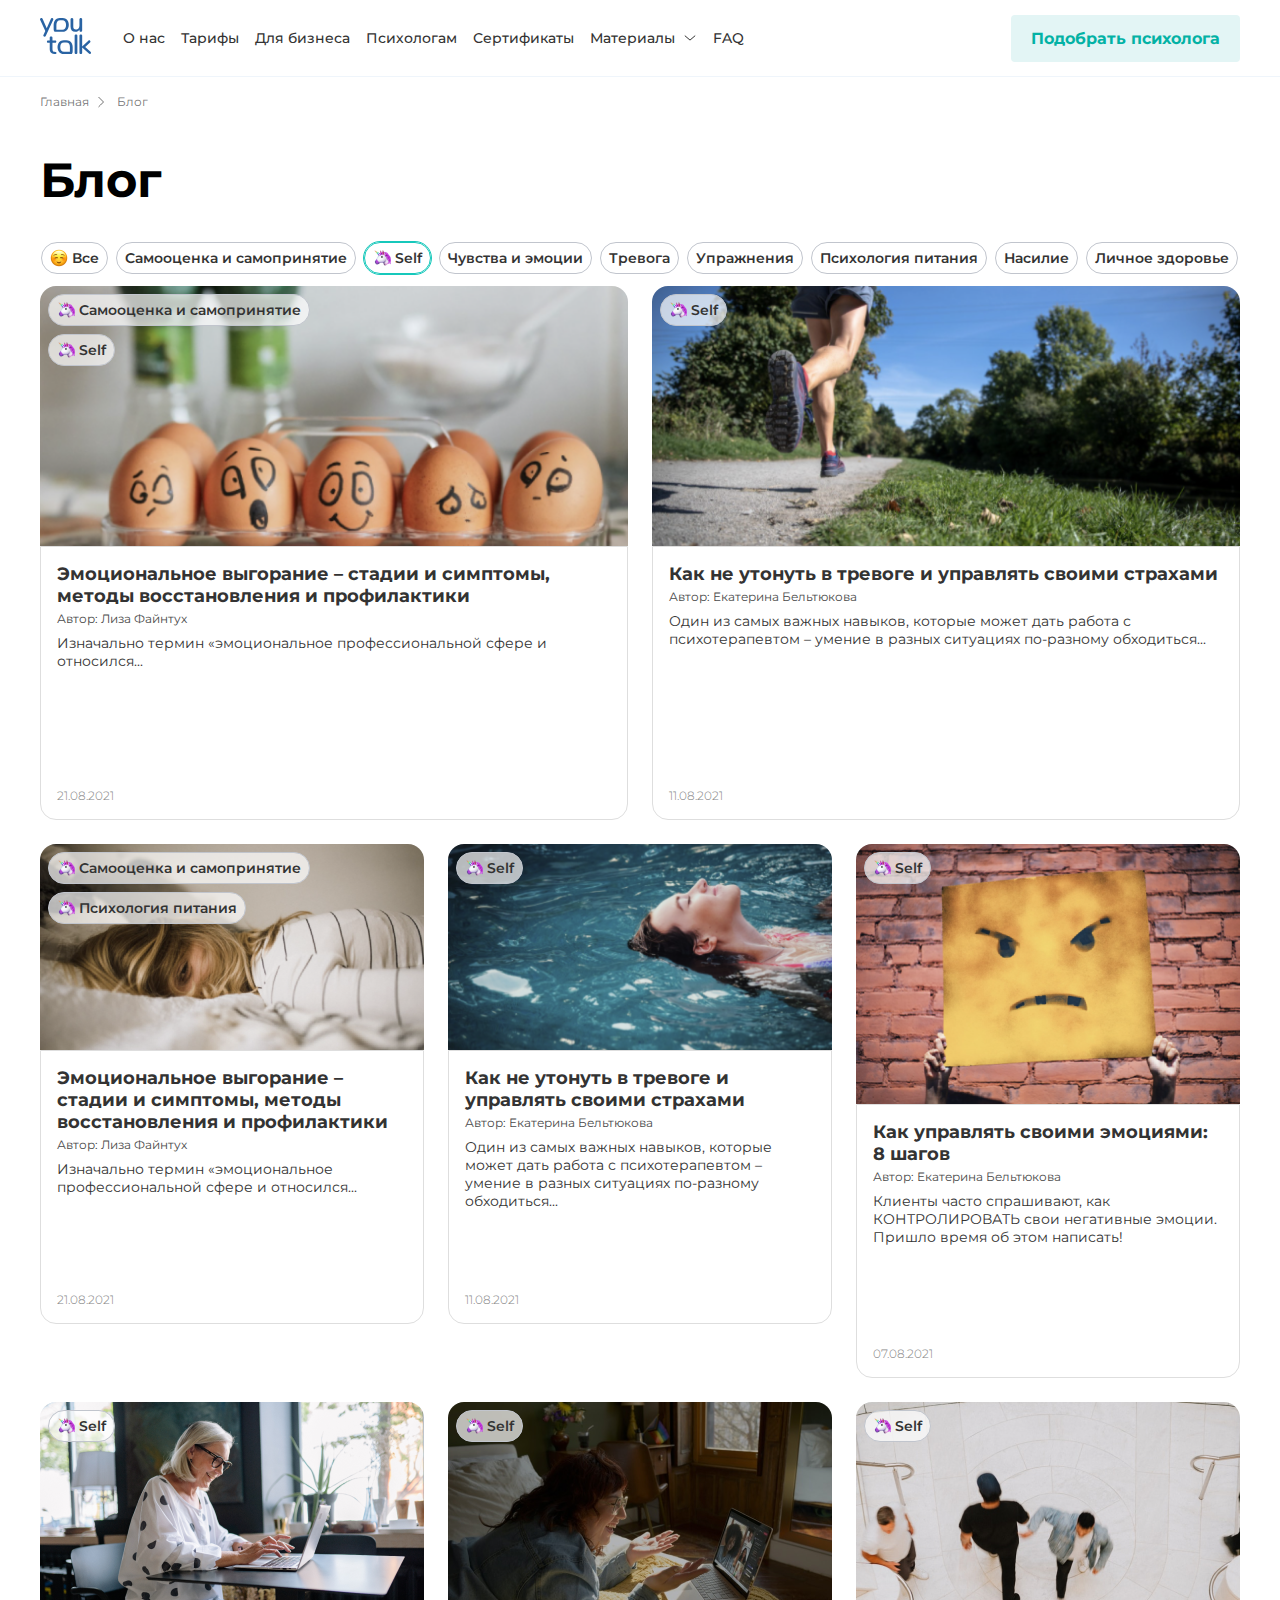
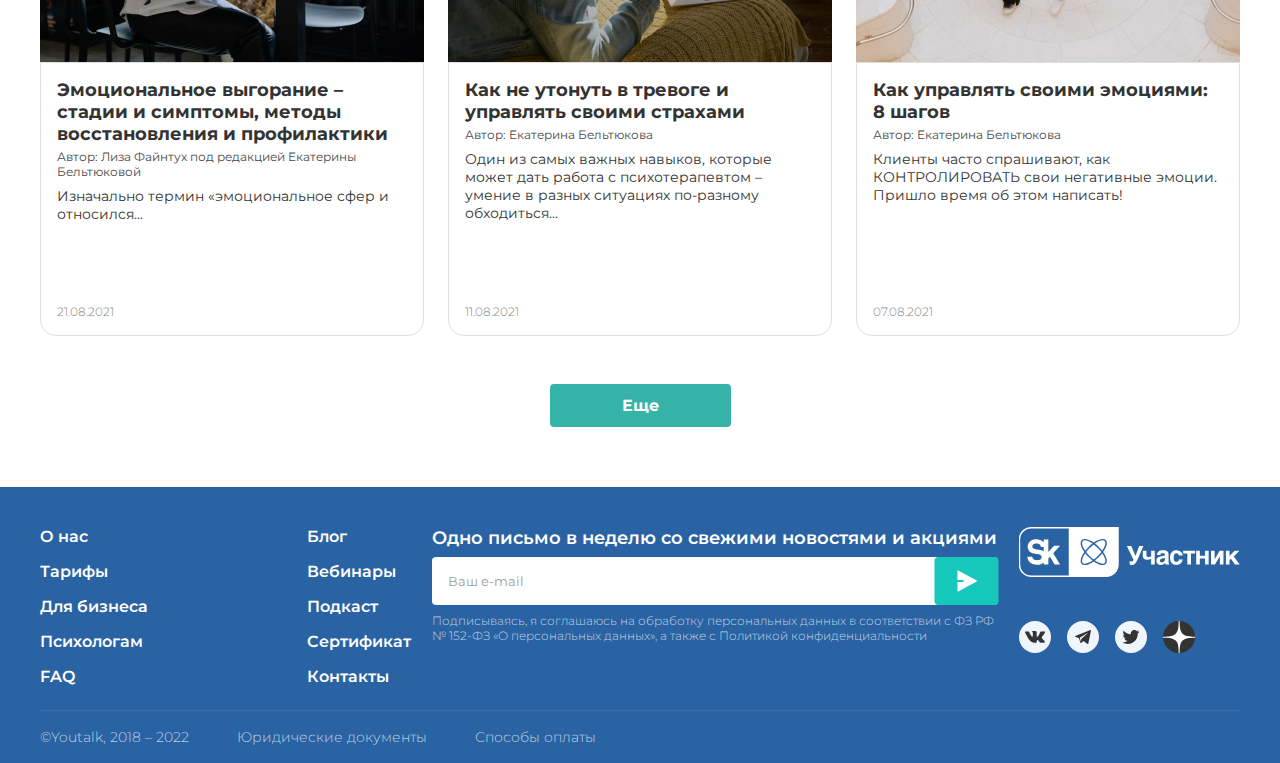
<file: index.html>
<!DOCTYPE html>
<html lang="en">

<head>

    <meta charset="UTF-8">
    <meta name="viewport" content="width=device-width, initial-scale=1.0">

    <title>Youtalk</title>

    <link rel="stylesheet" href="./css/style.css">
    <link rel="preconnect" href="https://fonts.googleapis.com">
    <link rel="preconnect" href="https://fonts.gstatic.com" crossorigin>
    <link href="https://fonts.googleapis.com/css2?family=Montserrat:ital,wght@0,100..900;1,100..900&display=swap" rel="stylesheet">

</head>

<body class="container">

    <header class="header">
        <div class="header__container">
            <a href="./index.html"><img class="header__logo" src="./img/logo.svg" alt="logo"></a>
            <nav class="header__nav">
                <ul>
                    <li class="header__link"><a href="#">О нас</a></li>
                    <li class="header__link"><a href="#">Тарифы</a></li>
                    <li class="header__link"><a href="#">Для бизнеса</a></li>
                    <li class="header__link"><a href="#">Психологам</a></li>
                    <li class="header__link"><a href="#">Сертификаты</a></li>
                    <li class="header__link">
                        <a href="#">
                            Материалы
                            <img class="header__toggle" src="./img/toggle.svg" alt="toggle">
                        </a>
                    </li>
                    <li class="header__link"><a href="#">FAQ</a></li>
                </ul>
            </nav>
            <button class="button header__button">Подобрать психолога</button>
            <button class="button header__wrapped-menu">
                <img src="./img/menu.svg" alt="menu">
            </button>
        </div>
    </header>

    <div class="header-line"></div>

    <main class="blog">

        <nav class="blog__nav">
            <ul>
                <li class="blog__link"><a href="#">Главная</a></li>
                <li class="blog__link"><a href="#">Блог</a></li>
            </ul>
        </nav>
        <h1 class="blog__header">Блог</h1>

        <div class="article-filter">
            <span class="article-filter__item">
                <a href="#">
                    <img class="article-filter__icon" src="img/smile.svg" alt="smile icon">
                    Все
                </a>
            </span>
            <span class="article-filter__item"><a href="#">Самооценка и самопринятие</a></span>
            <span class="article-filter__item article-filter__item_selected">
                <a href="#">
                    <img class="article-filter__icon" src="img/unicorn.svg" alt="unicorn icon">
                    Self
                </a>
            </span>
            <span class="article-filter__item"><a href="#">Чувства и эмоции</a></span>
            <span class="article-filter__item"><a href="#">Тревога</a></span>
            <span class="article-filter__item"><a href="#">Упражнения</a></span>
            <span class="article-filter__item"><a href="#">Психология питания</a></span>
            <span class="article-filter__item"><a href="#">Насилие</a></span>
            <span class="article-filter__item"><a href="#">Личное здоровье</a></span>
        </div>

        <article class="article-list">

            <section class="article">
                <div class="article__tag">
                    <span>
                        <img src="./img/unicorn.svg" alt="unicorn icon">
                        Самооценка и самопринятие
                    </span>
                    <span>
                        <img src="./img/unicorn.svg" alt="unicorn icon">
                        Self
                    </span>
                </div>
                <div class="article__img">
                    <img src="./img/article-img/1.png" alt="article image">
                </div>
                <div class="article__body">
                    <h3 class="article__header">
                        <a href="#">
                            Эмоциональное выгорание – стадии и симптомы, методы восстановления и профилактики
                        </a>
                    </h3>
                    <p class="article__author">Автор: Лиза Файнтух</p>
                    <p class="article__text">
                        Изначально термин «эмоциональное профессиональной сфере и относился...
                    </p>
                    <p class="article__date">21.08.2021</p>
                </div>
            </section>

            <section class="article">
                <div class="article__tag">
                    <span>
                        <img src="./img/unicorn.svg" alt="unicorn icon">
                        Self
                    </span>
                </div>
                <div class="article__img">
                    <img src="./img/article-img/2.png" alt="article image">
                </div>
                <div class="article__body">
                    <h3 class="article__header">
                        <a href="#">
                            Как не утонуть в тревоге и управлять своими страхами
                        </a>
                    </h3>
                    <p class="article__author">Автор: Екатерина Бельтюкова</p>
                    <p class="article__text">
                       Один из самых важных навыков, которые может дать
                       работа с психотерапевтом – умение в разных ситуациях
                       по-разному обходиться...
                    </p>
                    <p class="article__date">11.08.2021</p>
                </div>
            </section>

            <section class="article">
                <div class="article__tag">
                    <span>
                        <img src="./img/unicorn.svg" alt="unicorn icon">
                        Самооценка и самопринятие
                    </span>
                    <span>
                        <img src="./img/unicorn.svg" alt="unicorn icon">
                        Психология питания
                    </span>
                </div>
                <div class="article__img">
                    <img src="./img/article-img/3.png" alt="article image">
                </div>
                <div class="article__body">
                    <h3 class="article__header">
                        <a href="#">
                            Эмоциональное выгорание – стадии и симптомы, методы восстановления и профилактики
                        </a>
                    </h3>
                    <p class="article__author">Автор: Лиза Файнтух</p>
                    <p class="article__text">
                        Изначально термин «эмоциональное профессиональной сфере и относился...
                    </p>
                    <p class="article__date">21.08.2021</p>
                </div>
            </section>

            <section class="article">
                <div class="article__tag">
                    <span>
                        <img src="./img/unicorn.svg" alt="unicorn icon">
                        Self
                    </span>
                </div>
                <div class="article__img">
                    <img src="./img/article-img/4.png" alt="article image">
                </div>
                <div class="article__body">
                    <h3 class="article__header">
                        <a href="./article.html">
                            Как не утонуть в тревоге и управлять своими страхами
                        </a>
                    </h3>
                    <p class="article__author">Автор: Екатерина Бельтюкова</p>
                    <p class="article__text">
                        Один из самых важных навыков, которые может дать
                        работа с психотерапевтом – умение в разных ситуациях
                        по-разному обходиться...
                    </p>
                    <p class="article__date">11.08.2021</p>
                </div>
            </section>

            <section class="article">
                <div class="article__tag">
                    <span>
                        <img src="./img/unicorn.svg" alt="unicorn icon">
                        Self
                    </span>
                </div>
                <div class="article__img">
                    <img src="./img/article-img/5.png" alt="article image">
                </div>
                <div class="article__body">
                    <h3 class="article__header">
                        <a href="#">
                            Как управлять своими эмоциями: 8 шагов
                        </a>
                    </h3>
                    <p class="article__author">Автор: Екатерина Бельтюкова</p>
                    <p class="article__text">
                        Клиенты часто спрашивают, как КОНТРОЛИРОВАТЬ свои негативные эмоции.
                        Пришло время об этом написать!
                    </p>
                    <p class="article__date">07.08.2021</p>
                </div>
            </section>

            <section class="article">
                <div class="article__tag">
                    <span>
                        <img src="./img/unicorn.svg" alt="unicorn icon">
                        Self
                    </span>
                </div>
                <div class="article__img">
                    <img src="./img/article-img/6.png" alt="article image">
                </div>
                <div class="article__body">
                    <h3 class="article__header">
                        <a href="#">
                            Эмоциональное выгорание – стадии и симптомы, методы восстановления и профилактики
                        </a>
                    </h3>
                    <p class="article__author">Автор: Лиза Файнтух под редакцией Екатерины Бельтюковой</p>
                    <p class="article__text">
                        Изначально термин «эмоциональное сфер и относился...
                    </p>
                    <p class="article__date">21.08.2021</p>
                </div>
            </section>

            <section class="article">
                <div class="article__tag">
                    <span>
                        <img src="./img/unicorn.svg" alt="unicorn icon">
                        Self
                    </span>
                </div>
                <div class="article__img">
                    <img src="./img/article-img/7.png" alt="article image">
                </div>
                <div class="article__body">
                    <h3 class="article__header">
                        <a href="#">
                            Как не утонуть в тревоге и управлять своими страхами
                        </a>
                    </h3>
                    <p class="article__author">Автор: Екатерина Бельтюкова</p>
                    <p class="article__text">
                        Один из самых важных навыков, которые может дать
                        работа с психотерапевтом – умение в разных ситуациях
                        по-разному обходиться...
                    </p>
                    <p class="article__date">11.08.2021</p>
                </div>
            </section>

            <section class="article">
                <div class="article__tag">
                    <span>
                        <img src="./img/unicorn.svg" alt="unicorn icon">
                        Self
                    </span>
                </div>
                <div class="article__img">
                    <img src="./img/article-img/8.png" alt="article image">
                </div>
                <div class="article__body">
                    <h3 class="article__header">
                        <a href="#">
                            Как управлять своими эмоциями: 8 шагов
                        </a>
                    </h3>
                    <p class="article__author">Автор: Екатерина Бельтюкова</p>
                    <p class="article__text">
                        Клиенты часто спрашивают, как КОНТРОЛИРОВАТЬ свои негативные эмоции.
                        Пришло время об этом написать!
                    </p>
                    <p class="article__date">07.08.2021</p>
                </div>
            </section>

        </article>

        <div class="button-section">
            <button class="button button-section__item">Еще</button>
        </div>

    </main>

    <footer class="footer">

        <div class="footer__container">

            <div class="footer__sections">

                <div class="footer__nav-section">
                    <nav class="footer__nav">
                        <ul>
                            <li class="footer__link"><a href="#">О нас</a></li>
                            <li class="footer__link"><a href="#">Тарифы</a></li>
                            <li class="footer__link"><a href="#">Для бизнеса</a></li>
                            <li class="footer__link"><a href="#">Психологам</a></li>
                            <li class="footer__link"><a href="#">FAQ</a></li>
                        </ul>
                    </nav>
                    <nav class="footer__nav">
                        <ul>
                            <li class="footer__link"><a href="#">Блог</a></li>
                            <li class="footer__link"><a href="#">Вебинары</a></li>
                            <li class="footer__link"><a href="#">Подкаст</a></li>
                            <li class="footer__link"><a href="#">Сертификат</a></li>
                            <li class="footer__link"><a href="#">Контакты</a></li>
                        </ul>
                    </nav>
                </div>

                <div class="footer__input-section">
                    <label for="email-input" class="input__header">
                        Одно письмо в неделю со свежими новостями и акциями
                    </label>
                    <div class="input__container">
                        <input id="email-input" type="email" placeholder="Ваш e-mail">
                        <button class="button input__button">
                            <img src="./img/form-button.svg" alt="send">
                        </button>
                    </div>
                    <p class="input__description">
                        Подписываясь, я соглашаюсь на обработку персональных данных
                        в соответствии с ФЗ РФ № 152-ФЗ «О персональных данных»,
                        а также с Политикой конфиденциальности
                    </p>
                </div>

                <div class="footer__icons-section">
                    <a href="#"><img src="./img/sk-icon.svg" alt="sk"></a>
                    <div class="icons__social">
                        <a href="#"><img src="./img/vk-icon.svg" alt="vk"></a>
                        <a href="#"><img src="./img/telegram-icon.svg" alt="telegram"></a>
                        <a href="#"><img src="./img/twitter-icon.svg" alt="twitter"></a>
                        <a href="#"><img src="./img/dzen-icon.svg" alt="dzen"></a>
                    </div>
                </div>

            </div>

            <div class="footer__line"></div>

            <div class="footer__copyright-and-documents">
                <span><a href="#">©Youtalk, 2018 – 2022</a></span>
                <span><a href="#">Юридические документы</a></span>
                <span><a href="#">Способы оплаты</a></span>
            </div>

        </div>

    </footer>

</body>

</html>
</file>
<file: css/style.css>
* {
    font-family: Montserrat, sans-serif;
    padding: 0;
    margin: 0;
}

.container {
    display: grid;
    grid-template-columns: minmax(16px, auto) minmax(288px, 1200px) minmax(16px, auto);
    grid-template-rows: auto 1px 1fr auto;
    grid-template-areas:
        ". header ."
        "header_line header_line header_line"
        ". main ."
        "footer footer footer";
}

.header {
    grid-area: header;
    height: 56px;
}

.header__container {
    display: flex;
    justify-content: space-between;
    align-items: center;
    height: 56px;
}

.header__logo {
    width: 48px;
}

.header__nav {
    display: none;
    margin-left: 32px;
    flex: 1;
}

.header__nav > ul, .blog__nav > ul {
    display: flex;
    padding: 0;
    margin: 0;
}

.header__link {
    list-style: none;
    margin-right: 16px;
    text-align: center;
}

a {
    text-decoration: none;
}

.header__link > a {
    display: flex;
    align-items: center;
    gap: 8px;
    color: #333333;
    font-size: 14px;
    font-weight: 500;
}

.button {
    cursor: pointer;
    background-color: transparent;
    outline: none;
    border: none;
}

.header__button {
    display: none;
    border-radius: 4px;
    padding: 14px 20px;
    font-size: 16px;
    font-weight: bold;
    background-color: #E3F5F5;
    color: #03B2A5;
}

.header__button:hover {
    background-color: #35B3A9;
    color: #FFFFFF;
}

.header__toggle {
    height: 14px;
    width: 14px;
}

.header__wrapped-menu {
    display: block;
}

.header-line {
    grid-area: header_line;
    background-color: #EFF5FB;
}

.blog {
    grid-area: main;
}

.blog__nav {
    margin-top: 24px;
}

.blog__link {
    list-style: none;
    display: flex;
    align-items: center;
    gap: 4px;
    line-height: 18px;
    margin-right: 8px;
}

.blog__link > a {
    color: rgba(51, 51, 51, 0.7);
    font-size: 12px;
    font-weight: 400;
}

.blog__link:not(:last-child)::after {
    content: " ";
    background-image: url("../img/arrow.svg");
    background-position: center;
    background-repeat: no-repeat;
    height: 16px;
    width: 16px;
}

.blog__header {
    font-size: 24px;
    margin-top: 24px;
}

.article-filter {
    display: flex;
    margin-top: 24px;
    padding: 1px;
    gap: 8px;
    overflow-x: auto;
    scrollbar-width: none;
}

.article-filter__item {
    border: 1px solid #C1C5CD;
    border-radius: 24px;
    padding: 6px 8px;
    font-size: 14px;
    font-weight: 600;
    text-wrap: nowrap;
}

.article-filter__item > a {
    display: flex;
    align-items: center;
    gap: 4px;
    color: #333333;
}

.article-filter__item:hover {
    cursor: pointer;
    border: 1px solid #16C8BB;
    outline: 1px solid #16C8BB;
}

.article-filter__item_selected {
    border: 1px solid #16C8BB;
    outline: 1px solid #16C8BB;
}

.article-filter__icon {
    height: 18px;
    width: 18px;
}

.article-list {
    display: grid;
    width: 100%;
    grid-template-columns: repeat(6, 1fr);
    grid-gap: 16px;
}

.article-list:first-of-type {
    margin-top: 24px;
}

.article {
    grid-column: span 6;
    display: grid;
    grid-template-columns: 100%;
    grid-template-rows: 206px 1fr;
    grid-template-areas:
        "article_img"
        "article_body";
}

.article__header > a {
    color: #333333;
}

.article:nth-child(n+5) {
    display: none;
}

.article__tag {
    position: absolute;
    margin-left: 8px;
}

.article__tag > span {
    display: flex;
    align-items: center;
    width: fit-content;
    gap: 4px;
    color: #333333;
    font-weight: 600;
    font-size: 14px;
    padding: 6px 8px;
    margin-top: 8px;
    background-color: rgba(255, 255, 255, 0.7);
    border: 1px solid #C1C5CD;
    border-radius: 24px;
}

.article__img {
    grid-area: article_img;
    display: flex;
    width: 100%;
}

.article__img > img {
    object-fit: cover;
    width: 100%;
    max-height: 100%;
    border-top-left-radius: 16px;
    border-top-right-radius: 16px;
}

.article__body {
    grid-area: article_body;
    border: 1px solid #DEDEDE;
    display: flex;
    flex-flow: column;
    padding: 16px;
    height: 240px;
    border-bottom-left-radius: 16px;
    border-bottom-right-radius: 16px;
}

.article__header {
    font-size: 18px;
    color: #333333;
}

.article__author {
    font-size: 12px;
    color: #494949;
    margin-top: 4px;
}

.article__text {
    color: #333333;
    font-size: 14px;
    font-weight: 400;
    margin-top: 8px;
}

.article__date {
    color: #868686;
    font-size: 12px;
    font-weight: 300;
    margin-top: auto;
}

.button-section {
    display: flex;
    justify-content: center;
    align-items: center;
}

.button-section__item {
    margin-top: 28px;
    margin-bottom: 59px;
    border-radius: 4px;
    padding: 12px 72px;
    font-size: 16px;
    font-weight: bold;
    background-color: #35B3A9;
    color: #FFFFFF;
}

.button-section__item:hover {
    background-color: #E3F5F5;
    color: #03B2A5;
}

.footer {
    grid-area: footer;
    background-color: #2963A3;
    display: grid;
    grid-template-columns: minmax(16px, auto) minmax(288px, 1200px) minmax(16px, auto);
    grid-template-areas:
        ". footer_container .";
}

.footer__container {
    grid-area: footer_container;
}

.footer__sections {
    display: grid;
    width: 100%;
    grid-template-columns: repeat(6, 1fr);
    gap: 23px;
    margin-top: 35px;
}

.footer__nav-section {
    grid-column: span 6;
    display: flex;
    justify-content: space-between;
}

.footer__nav > ul {
    display: flex;
    flex-direction: column;
    gap: 16px;
}

.footer__link {
    list-style: none;
}

.footer__link > a {
    color: #FFFFFF;
    font-size: 16px;
    font-weight: 600;
}

.footer__input-section {
    grid-column: span 6;
}

.input__header {
    color: #FFFFFF;
    font-size: 18px;
    font-weight: 600;
}

.input__container {
    position: relative;
    display: flex;
    margin-top: 8px;
}

.input__container > input {
    flex-grow: 1;
    border: none;
    outline: none;
    border-radius: 4px;
    height: 48px;
    padding-top: 14px;
    padding-bottom: 14px;
    padding-left: 16px;
    box-sizing: border-box;
}

.input__container > input::placeholder {
    color: #9D9D9D;
}

.input__container > input:focus {
    color: #333333;
}

.input__button {
    display: none;
    position: absolute;
    right: 0;
    top: 0;
    height: 48px;
    width: 64px;
}

.input__description {
    color: rgba(255, 255, 255, 0.7);
    font-size: 12px;
    font-weight: 300;
    margin-top: 12px;
}

.footer__icons-section {
    grid-column: span 6;
    display: flex;
    flex-direction: column;
    gap: 20px;
}

.icons__social {
    display: flex;
    gap: 16px;
}

.footer__line {
    height: 1px;
    width: 100%;
    background-color: rgba(157, 157, 157, 0.2);
    margin-top: 20px;
}

.footer__copyright-and-documents {
    display: flex;
    flex-direction: column;
    gap: 24px;
    margin-top: 20px;
    margin-bottom: 37px;
}

.footer__copyright-and-documents > span > a {
    color: rgba(255, 255, 255, 0.7);
    font-size: 14px;
    font-weight: 300;
}

/* iPhone 11 Pro Max */
@media screen and (min-width: 414px) {

    .header {
        height: 72px;
    }

    .header__container {
        height: 72px;
    }

    .blog__nav {
        margin-top: 16px;
    }

    .blog__header {
        font-size: 32px;
        margin-top: 32px;
    }

    .article-list:first-of-type {
        margin-top: 16px;
    }

    .input__button {
        display: block;
    }

}

/* iPad mini */
@media screen and (min-width: 768px) {

    .header {
        height: 76px;
    }

    .header__container {
        height: 76px;
    }

    .header__logo {
        width: 51px;
    }

    .blog__header {
        font-size: 48px;
        margin-top: 40px;
    }

    .article-filter {
        flex-wrap: wrap;
        margin-top: 32px;
    }

    .article-list {
        grid-gap: 24px;
    }

    .article-list:first-of-type {
        margin-top: 24px;
    }

    .article:nth-child(n+5) {
        display: block;
    }

    .article:nth-child(-n+3) {
        grid-template-rows: 404px 1fr;
    }

    .article:nth-child(n+3) {
        grid-template-rows: 206px 1fr;
        grid-column: span 3;
    }

    .button-section__item {
        margin-top: 33px;
        margin-bottom: 55px;
    }

    .footer__sections {
        column-gap: 31px;
        row-gap: 26px;
    }

    .footer__nav-section {
        grid-column: span 2;
    }

    .footer__input-section {
        grid-column: span 4;
    }

    .input__description {
        margin-top: 8px;
    }

    .footer__icons-section {
        grid-column: span 2;
        gap: 40px;
    }

    .footer__line {
        margin-top: 27px;
    }

    .footer__copyright-and-documents {
        flex-direction: row;
        gap: 48px;
        margin-top: 16px;
        margin-bottom: 23px;
    }

}

/* iPad Pro */
@media screen and (min-width: 1024px){

    .header__nav {
        display: block;
    }

    .header__button {
        display: block;
    }

    .header__wrapped-menu {
        display: none;
    }

    .article-list:first-of-type {
        margin-top: 11px;
    }

    .article:nth-child(-n+3) {
        grid-template-rows: 260px 1fr;
        grid-column: span 3;
    }

    .article:nth-child(n+3) {
        grid-template-rows: 206px 1fr;
        grid-column: span 2;
    }

    .button-section__item {
        margin-top: 48px;
        margin-bottom: 60px;
    }

    .footer__sections {
        gap: 21px;
        margin-top: 40px;
    }

    .footer__nav-section {
        grid-column: span 2;
    }

    .footer__input-section {
        grid-column: span 3;
    }

    .footer__icons-section {
        grid-column: span 1;
    }

    .footer__line {
        margin-top: 24px;
    }

    .footer__copyright-and-documents {
        margin-bottom: 17px;
    }

}

/* Desktop */
@media screen and (min-width: 1440px) {

    .header__nav {
        margin-left: 51px;
    }

    .header__link {
        margin-right: 30px;
    }

    .blog__header {
        margin-top: 30px;
    }

    .article-list:first-of-type {
        margin-top: 24px;
    }

    .article:nth-child(n+3) {
        grid-template-rows: 260px 1fr;
        grid-column: span 2;
    }

    .button-section__item {
        margin-top: 56px;
        margin-bottom: 96px;
    }

    .footer__sections {
        gap: 91px;
    }

}
</file>
